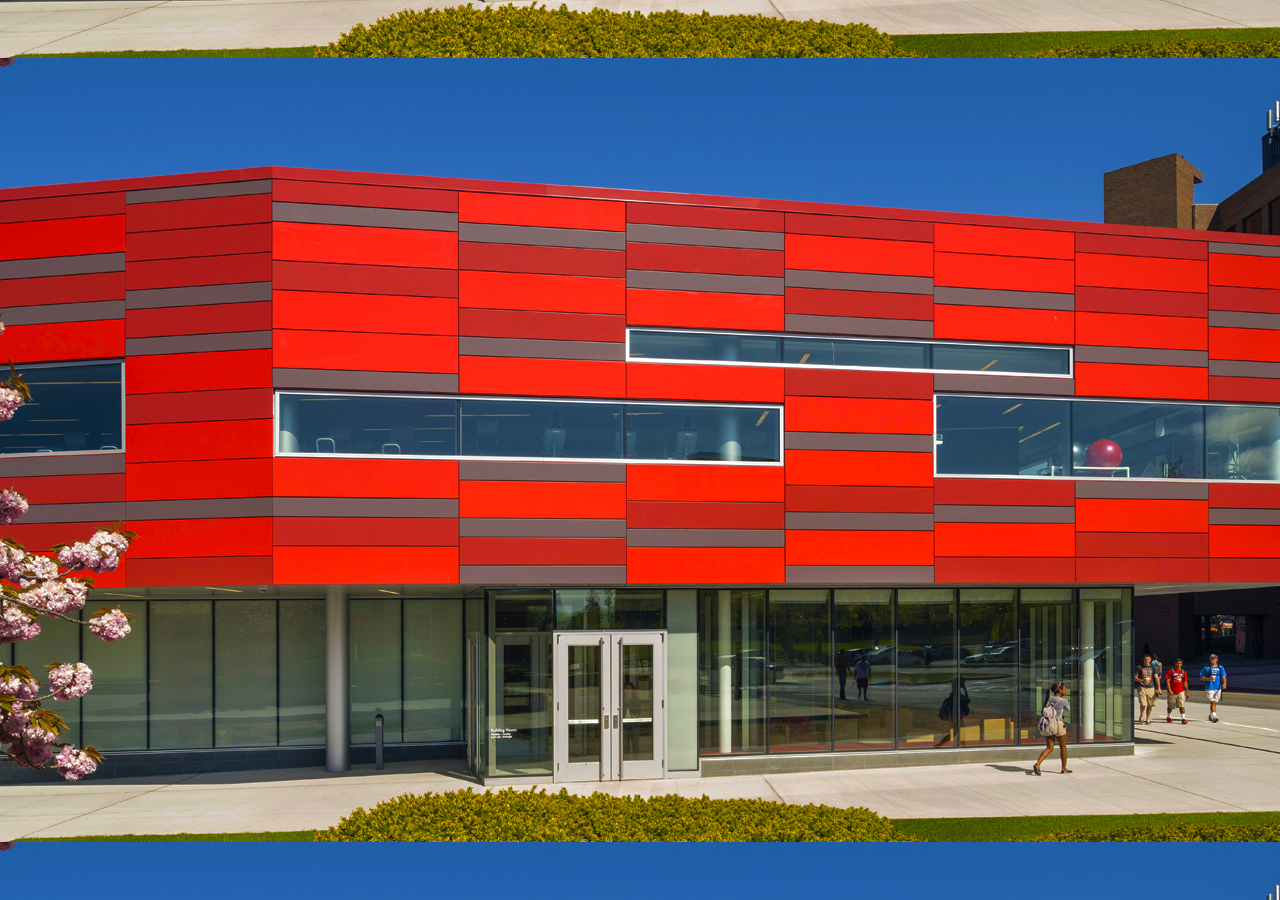
<file: index.html>
<!DOCTYPE html>
<html>
  <head>
    <link rel="stylesheet" type="text/css" href="static/css/main.css"/>
  </head>
  <body>
    <div id="main">
      <section id="first">
      </section>
      <section id="second">
      </section>
      <section id="third">
      </section>
      <section id="fourth">
      </section>
    </div>
    <div id="loading-mask">
    </div>
  </body>
  <script src="static/js/main.js"></script>
</html>
</file>
<file: static/css/main.css>
#main {
    position: relative;
    z-index: 0;
}

#welcome {
    font-family: helvetica;
    font-size: 15px;
    width: 800px;
    margin-left: auto;
    margin-right: auto;
    text-align: center;
    margin-top: 300px;
    font-weight: bold;
    color: white;
}

#loading-mask {
    background-color: black;
    position: fixed;
    z-index: 0;
    left: 0;
    right: 0;
    top: 0;
    height: 100%;
    overflow: hidden;
}

body.loaded #loading-mask {
    z-index: 1;
    height: 0px;
    transition: height .5s linear 1s;
}

#main > section {
    position: fixed;
    left: 0;
    right: 0;
    top: 0;
    height: 100%;
    overflow: hidden;
}

#first {
    background-image: url("../images/img2.jpg");
    background-position: 50% 50%;
    background-origin: 50% 50%;
}

#first > .content {
    margin-top: 250px;
    text-align: center;
    font-size: 100px;
    font-weight: bold;
    font-family: helvetica;
    color: white;
}

#second {
    background-color: blue;
    background-image: url("../images/img1.jpg");
    background-position: 50% 50%;
    background-origin: 50% 50%;
    display: flex;
    flex-direction: column;
    justify-content: center;
}

#third {
    background-color: green;
}

#fourth {
    background-color: orange;
}

#second > .content {
    background-image: url("../images/img1blur.jpg");
    background-position: 50% 50%;
    background-origin: 50% 50%;
    width: 500px;
    padding: 20px;
    font-family: Helvetica;
    margin-left: auto;
    margin-right: auto;
    border-radius: 4px;
}
</file>
